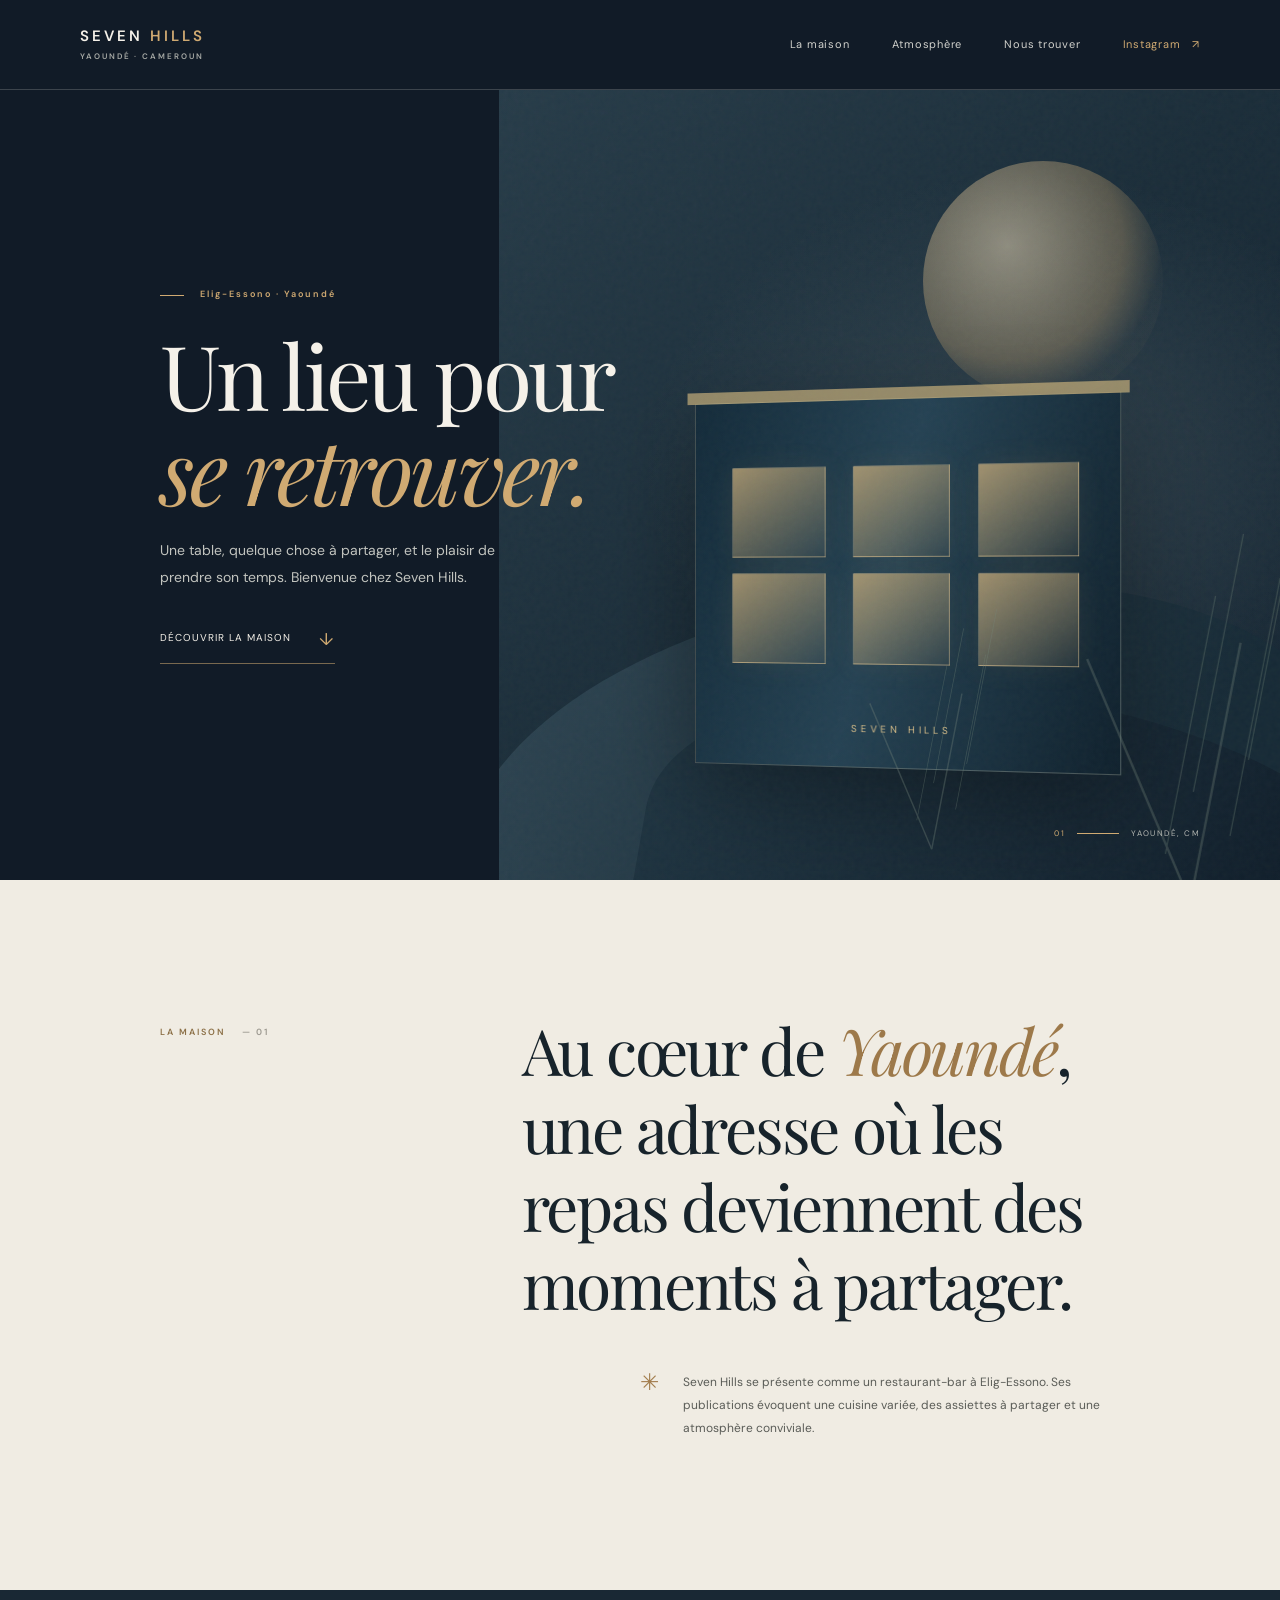
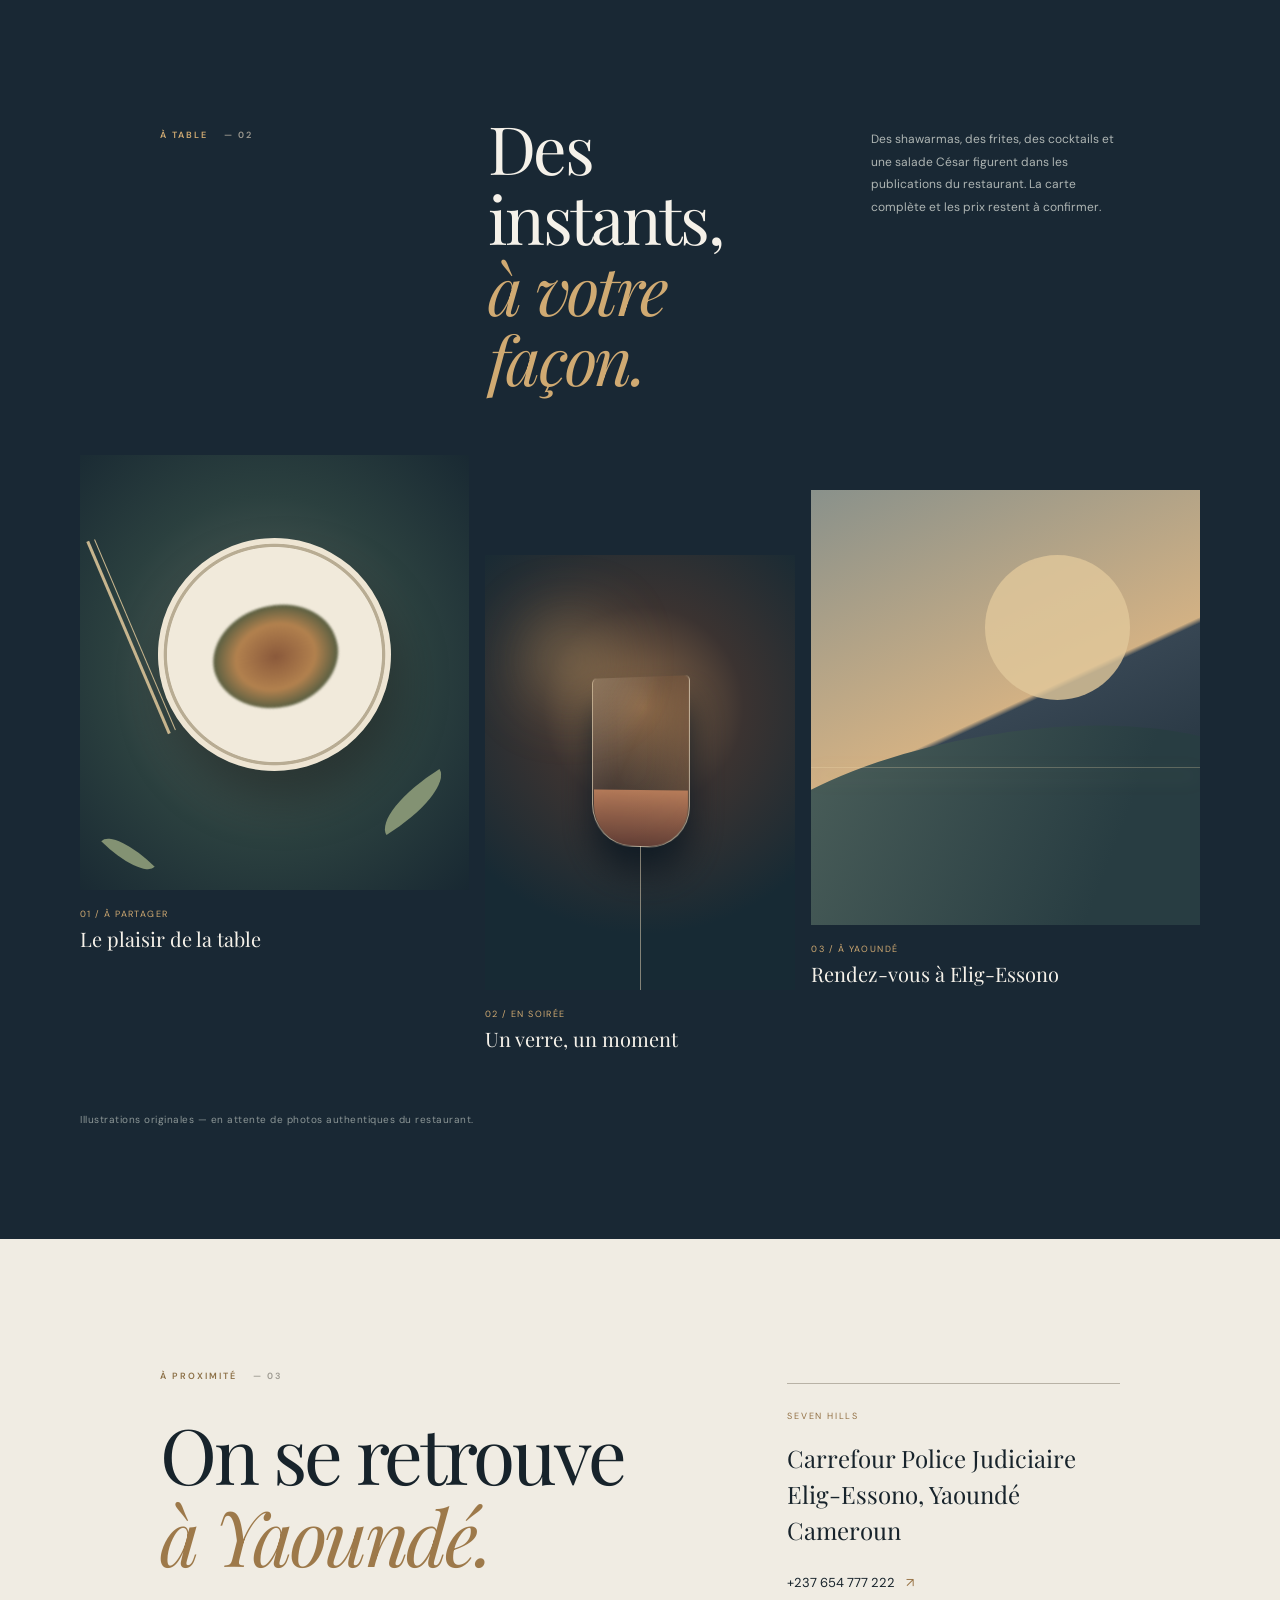
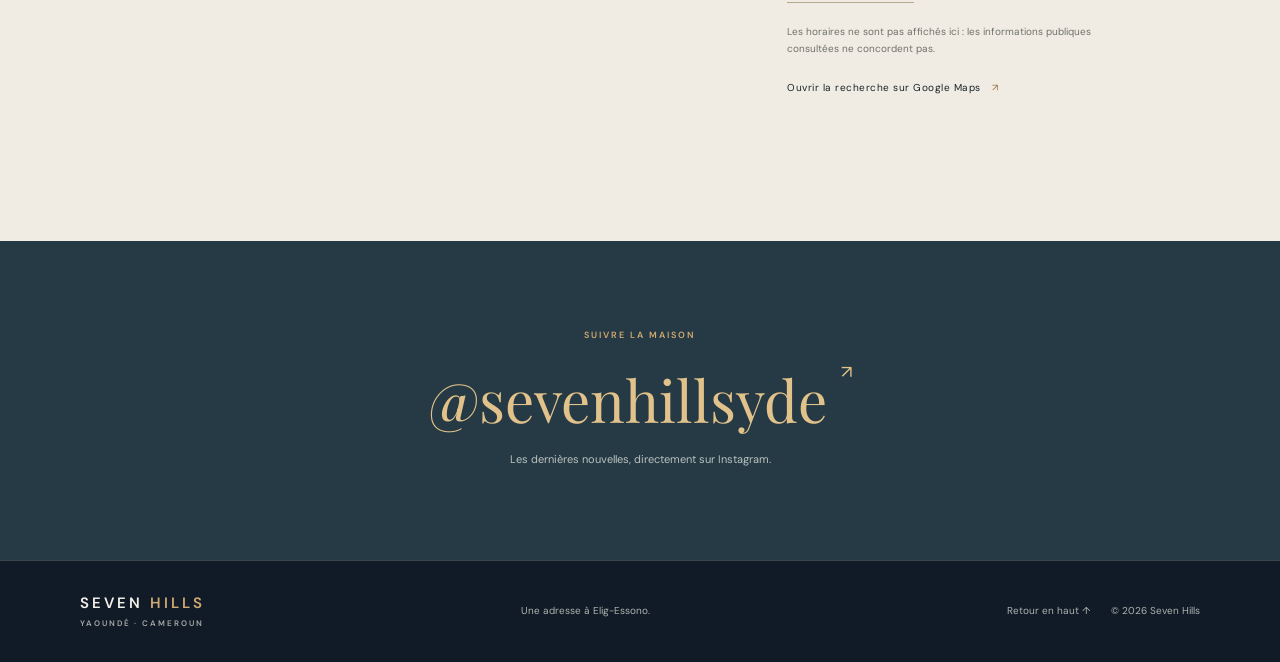
<file: _ancien-site/index.html>
<!doctype html>
<html lang="fr">
  <head>
    <meta charset="UTF-8" />
    <meta name="viewport" content="width=device-width, initial-scale=1.0" />
    <meta name="theme-color" content="#111b27" />
    <meta name="description" content="Seven Hills, restaurant à Elig-Essono, Yaoundé. Une adresse pour partager un repas et profiter d’un moment ensemble." />
    <title>Seven Hills — Yaoundé</title>
    <link rel="preconnect" href="https://fonts.googleapis.com" />
    <link rel="preconnect" href="https://fonts.gstatic.com" crossorigin />
    <link href="https://fonts.googleapis.com/css2?family=DM+Sans:wght@400;500;600;700&family=Playfair+Display:wght@400;500;600&display=swap" rel="stylesheet" />
    <link rel="stylesheet" href="styles.css" />
    <script src="script.js" defer></script>
  </head>
  <body>
    <a class="skip-link" href="#contenu">Aller au contenu</a>
    <header class="site-header" id="haut">
      <a class="wordmark" href="#haut" aria-label="Seven Hills, accueil">SEVEN <span>HILLS</span><i>YAOUNDÉ · CAMEROUN</i></a>
      <button class="menu-toggle" aria-expanded="false" aria-controls="navigation" aria-label="Ouvrir le menu"><span></span><span></span></button>
      <nav id="navigation" class="navigation" aria-label="Navigation principale">
        <a href="#maison">La maison</a><a href="#galerie">Atmosphère</a><a href="#visiter">Nous trouver</a>
        <a class="nav-social" href="https://www.instagram.com/sevenhillsyde/" target="_blank" rel="noreferrer">Instagram <span aria-hidden="true">↗</span></a>
      </nav>
    </header>

    <main id="contenu">
      <section class="hero" aria-labelledby="hero-title">
        <div class="hero-art" aria-hidden="true">
          <div class="moon"></div><div class="hill hill-back"></div><div class="hill hill-front"></div>
          <div class="building"><div class="building-roof"></div><div class="window-grid"><i></i><i></i><i></i><i></i><i></i><i></i></div><div class="sign">SEVEN HILLS</div></div>
          <div class="plant plant-one"></div><div class="plant plant-two"></div><div class="art-grain"></div>
        </div>
        <div class="hero-copy">
          <p class="eyebrow reveal"><span></span> Elig-Essono · Yaoundé</p>
          <h1 id="hero-title" class="reveal">Un lieu pour<br /><em>se retrouver.</em></h1>
          <p class="hero-intro reveal">Une table, quelque chose à partager, et le plaisir de prendre son temps. Bienvenue chez Seven Hills.</p>
          <a class="text-link reveal" href="#maison">Découvrir la maison <span aria-hidden="true">↓</span></a>
        </div>
        <div class="hero-index" aria-hidden="true"><span>01</span><i></i> YAOUNDÉ, CM</div>
      </section>

      <section class="intro section-pad" id="maison">
        <div class="section-kicker reveal">LA MAISON <span>— 01</span></div>
        <div class="intro-content reveal"><p class="display-copy">Au cœur de <em>Yaoundé</em>, une adresse où les repas deviennent des moments à partager.</p>
          <div class="intro-detail"><span class="detail-mark">✳</span><p>Seven Hills se présente comme un restaurant-bar à Elig-Essono. Ses publications évoquent une cuisine variée, des assiettes à partager et une atmosphère conviviale.</p></div>
        </div>
      </section>

      <section class="gallery" id="galerie" aria-labelledby="gallery-title">
        <div class="gallery-heading section-pad"><div class="section-kicker reveal">À TABLE <span>— 02</span></div><h2 id="gallery-title" class="reveal">Des instants,<br /><em>à votre façon.</em></h2><p class="gallery-note reveal">Des shawarmas, des frites, des cocktails et une salade César figurent dans les publications du restaurant. La carte complète et les prix restent à confirmer.</p></div>
        <div class="gallery-grid">
          <article class="tile tile-one reveal"><div class="tile-art art-table" aria-hidden="true"><div class="plate"><span></span></div><div class="fork"></div><div class="leaf leaf-a"></div><div class="leaf leaf-b"></div></div><p><span>01 / À partager</span>Le plaisir de la table</p></article>
          <article class="tile tile-two reveal"><div class="tile-art art-evening" aria-hidden="true"><div class="glass"><i></i></div><div class="light-orb"></div></div><p><span>02 / En soirée</span>Un verre, un moment</p></article>
          <article class="tile tile-three reveal"><div class="tile-art art-city" aria-hidden="true"><div class="city-sun"></div><div class="city-hill"></div><div class="city-line"></div></div><p><span>03 / À Yaoundé</span>Rendez-vous à Elig-Essono</p></article>
        </div>
        <p class="visual-note">Illustrations originales — en attente de photos authentiques du restaurant.</p>
      </section>

      <section class="visit section-pad" id="visiter">
        <div class="section-kicker reveal">À PROXIMITÉ <span>— 03</span></div>
        <div class="visit-grid"><h2 class="reveal">On se retrouve<br /><em>à Yaoundé.</em></h2><div class="visit-card reveal"><p class="card-label">SEVEN HILLS</p><address>Carrefour Police Judiciaire<br />Elig-Essono, Yaoundé<br />Cameroun</address><a class="phone-link" href="tel:+237654777222">+237 654 777 222 <span aria-hidden="true">↗</span></a><p class="hours-note">Les horaires ne sont pas affichés ici : les informations publiques consultées ne concordent pas.</p><a class="map-link" href="https://www.google.com/maps/search/?api=1&query=Seven+Hills+Carrefour+PJ+Elig-Essono+Yaounde" target="_blank" rel="noreferrer">Ouvrir la recherche sur Google Maps <span aria-hidden="true">↗</span></a></div></div>
      </section>
      <section class="social-band"><p class="eyebrow">SUIVRE LA MAISON</p><a href="https://www.instagram.com/sevenhillsyde/" target="_blank" rel="noreferrer">@sevenhillsyde <span aria-hidden="true">↗</span></a><p>Les dernières nouvelles, directement sur Instagram.</p></section>
    </main>
    <footer class="site-footer"><a class="wordmark" href="#haut">SEVEN <span>HILLS</span><i>YAOUNDÉ · CAMEROUN</i></a><p>Une adresse à Elig-Essono.</p><a href="#haut" class="back-top">Retour en haut ↑</a><small>© <span id="year">2026</span> Seven Hills</small></footer>
  </body>
</html>
</file>
<file: _ancien-site/styles.css>
@import url('https://fonts.googleapis.com/css2?family=DM+Sans:wght@400;500;600;700&family=Playfair+Display:ital,wght@0,400;0,500;0,600;1,400;1,500&display=swap');
:root{--ink:#f5f1e9;--muted:#a6a9a5;--night:#111b27;--night2:#172532;--blue:#263f52;--gold:#d0aa72;--line:rgba(245,241,233,.19);--serif:'Playfair Display',Georgia,serif;--sans:'DM Sans',Arial,sans-serif}*{box-sizing:border-box}html{scroll-behavior:smooth;scroll-padding-top:90px}body{margin:0;background:var(--night);color:var(--ink);font-family:var(--sans);font-size:15px;line-height:1.65}a{color:inherit;text-decoration:none}button{font:inherit}.skip-link{position:absolute;left:1rem;top:-5rem;background:var(--ink);color:var(--night);padding:.7rem 1rem;z-index:20}.skip-link:focus{top:1rem}:focus-visible{outline:2px solid var(--gold);outline-offset:5px}.site-header{height:90px;padding:0 6.25vw;display:flex;align-items:center;justify-content:space-between;border-bottom:1px solid var(--line);position:relative;z-index:5;background:var(--night)}.wordmark{font-size:15px;letter-spacing:.2em;font-weight:600;line-height:1}.wordmark span{color:var(--gold)}.wordmark i{display:block;font-size:8px;font-style:normal;letter-spacing:.24em;color:var(--muted);margin-top:8px}.navigation{display:flex;gap:42px;align-items:center;font-size:11px;letter-spacing:.07em;color:#d1d1cc}.navigation a{transition:color .25s}.navigation a:hover{color:var(--gold)}.navigation .nav-social{color:var(--gold)}.nav-social span,.phone-link span,.map-link span{padding-left:8px}.menu-toggle{display:none}.hero{min-height:720px;height:min(790px,calc(100svh - 90px));max-height:900px;position:relative;overflow:hidden;display:flex;align-items:center;padding:0 12.5vw;background:linear-gradient(90deg,rgba(17,27,39,.99) 0%,rgba(17,27,39,.96) 34%,rgba(17,27,39,.45) 69%,rgba(17,27,39,.24)),linear-gradient(0deg,rgba(17,27,39,.5),transparent 40%)}.hero-copy{position:relative;z-index:2;max-width:600px;padding-bottom:28px}.eyebrow,.section-kicker{font-size:9px;letter-spacing:.22em;font-weight:600;color:var(--gold)}.eyebrow span{display:inline-block;width:24px;height:1px;background:var(--gold);vertical-align:middle;margin-right:12px}.hero h1,.visit h2,.gallery h2{font:400 clamp(58px,7vw,100px)/1.06 var(--serif);letter-spacing:-.04em;margin:25px 0 20px}.hero h1 em,.display-copy em,.gallery h2 em,.visit h2 em{font-weight:400;color:var(--gold)}.hero-intro{max-width:365px;color:#c2c4bf;font-size:14px;line-height:1.9;margin:0 0 34px}.text-link{font-size:10px;letter-spacing:.1em;text-transform:uppercase;padding-bottom:10px;border-bottom:1px solid rgba(208,170,114,.55);display:inline-flex;gap:28px;align-items:center}.text-link span{font-size:17px;color:var(--gold);transition:transform .25s}.text-link:hover span{transform:translateY(4px)}.hero-index{position:absolute;z-index:2;bottom:40px;right:6.25vw;color:#b4b7b2;font-size:8px;letter-spacing:.18em;display:flex;align-items:center;gap:12px}.hero-index span{color:var(--gold)}.hero-index i{width:42px;height:1px;background:var(--gold)}.hero-art{position:absolute;inset:0 0 0 39%;overflow:hidden;background:radial-gradient(ellipse at 67% 48%,rgba(93,112,121,.35),transparent 51%),linear-gradient(135deg,#273c49 0%,#1b2d39 48%,#142330 100%)}.moon{position:absolute;width:240px;height:240px;border-radius:50%;right:15%;top:9%;background:radial-gradient(circle at 35% 35%,rgba(229,211,177,.82),rgba(208,170,114,.48) 52%,rgba(208,170,114,.05) 70%);filter:blur(.4px);opacity:.68;animation:moon-rise 1.8s cubic-bezier(.2,.75,.3,1) both}.hill{position:absolute;border-radius:50% 50% 0 0}.hill-back{width:115%;height:58%;left:-5%;bottom:-21%;background:linear-gradient(130deg,#304754,#172a36 72%);transform:rotate(-8deg)}.hill-front{width:100%;height:45%;right:-18%;bottom:-22%;background:linear-gradient(120deg,#203643,#101d29 80%);transform:rotate(10deg)}.building{position:absolute;right:21%;bottom:14%;width:min(39vw,430px);height:47%;background:linear-gradient(105deg,#142b3a,#254253 46%,#10212d);border:1px solid rgba(223,207,173,.24);box-shadow:0 25px 90px rgba(0,0,0,.35);transform:perspective(900px) rotateY(-8deg);animation:building-in 1.3s .15s cubic-bezier(.2,.75,.3,1) both}.building-roof{height:12px;position:absolute;left:-2%;right:-2%;top:-12px;background:#d1b77e;opacity:.65}.window-grid{position:absolute;inset:18% 9% 28%;display:grid;grid-template-columns:repeat(3,1fr);gap:8%;}.window-grid i{background:linear-gradient(145deg,rgba(232,194,131,.64),rgba(232,194,131,.07));border:1px solid rgba(239,214,168,.24);box-shadow:0 0 28px rgba(223,171,95,.08);animation:window-glow 5s ease-in-out infinite alternate}.window-grid i:nth-child(2n){animation-delay:1.4s}.sign{position:absolute;bottom:8%;left:0;right:0;text-align:center;font-size:10px;letter-spacing:.38em;color:#ddc18a}.plant{position:absolute;bottom:0;width:120px;height:220px;opacity:.35}.plant:before,.plant:after{content:"";position:absolute;bottom:0;left:50%;width:2px;height:100%;background:#718278;transform:rotate(11deg);transform-origin:bottom}.plant:after{transform:rotate(-23deg)}.plant-one{right:4%;transform:scale(1.2)}.plant-two{right:37%;transform:scale(.72)}.plant:before{box-shadow:-28px -35px 0 -0.5px #75897a,22px -60px 0 -0.5px #75897a,-15px -90px 0 -0.5px #75897a,25px -125px 0 -0.5px #75897a}.art-grain{position:absolute;inset:0;opacity:.12;background-image:url("data:image/svg+xml,%3Csvg viewBox='0 0 180 180' xmlns='http://www.w3.org/2000/svg'%3E%3Cfilter id='n'%3E%3CfeTurbulence type='fractalNoise' baseFrequency='.8' numOctaves='3' stitchTiles='stitch'/%3E%3C/filter%3E%3Crect width='100%25' height='100%25' filter='url(%23n)' opacity='.26'/%3E%3C/svg%3E")}.section-pad{padding-left:12.5vw;padding-right:12.5vw}.intro{padding-top:145px;padding-bottom:150px;display:grid;grid-template-columns:1fr 2.1fr;gap:6vw;background:#f0ece3;color:#17232b}.intro .section-kicker{color:#8c7047}.section-kicker span{color:#9d9a91;margin-left:12px}.display-copy{font:400 clamp(38px,5vw,66px)/1.22 var(--serif);letter-spacing:-.035em;margin:-14px 0 48px;max-width:760px}.display-copy em{color:#9d794a}.intro-detail{display:flex;gap:24px;align-items:flex-start;max-width:480px;margin-left:auto;color:#5a5c57;font-size:12px;line-height:1.9}.intro-detail p{margin:0}.detail-mark{color:#a27d4d;font-size:23px;line-height:1}.gallery{padding:138px 0 100px;background:#192834}.gallery-heading{display:grid;grid-template-columns:1fr 1.2fr .9fr;align-items:start;gap:4vw}.gallery h2{font-size:clamp(42px,5.2vw,68px);margin:-15px 0 60px}.gallery h2 em{color:#d0aa72}.gallery-note{max-width:270px;color:#aeb5b3;font-size:12px;line-height:1.9;margin:0}.gallery-grid{display:grid;grid-template-columns:1fr .8fr 1fr;gap:16px;padding:0 6.25vw}.tile{min-width:0}.tile-one{margin-top:0}.tile-two{margin-top:100px}.tile-three{margin-top:35px}.tile-art{height:clamp(280px,34vw,480px);position:relative;overflow:hidden;background:#283b43}.tile>p{font:20px var(--serif);margin:18px 0 0}.tile>p span{display:block;font:9px var(--sans);text-transform:uppercase;letter-spacing:.16em;color:var(--gold);margin-bottom:5px}.art-table{background:radial-gradient(ellipse at 48% 49%,#5d6961,#2b403f 55%,#182832)}.plate{position:absolute;width:60%;aspect-ratio:1;border-radius:50%;top:19%;left:20%;background:radial-gradient(circle,#ae996d 0 1%,#ddcfb1 1.5% 4%,#d8d0bd 4.5% 8%,#f1eadb 8.5% 65%,#b8ac93 65.5% 67%,#eee5d3 67.5% 72%,transparent 72.5%);box-shadow:0 30px 48px rgba(0,0,0,.35);transform:rotate(-16deg)}.plate span{position:absolute;inset:29% 23% 27%;background:radial-gradient(ellipse,#8a593b,#b2814e 45%,#5c6042 70%,transparent 72%);border-radius:48% 50% 45% 54%;filter:blur(1px)}.fork{position:absolute;width:3px;height:48%;background:#c7b58e;left:12%;top:18%;transform:rotate(-23deg);box-shadow:7px 0 0 -1px #c7b58e}.leaf{position:absolute;background:#839273;border-radius:100% 0 100% 0;width:80px;height:28px;transform:rotate(-32deg)}.leaf-a{right:4%;bottom:17%}.leaf-b{left:2%;bottom:5%;transform:rotate(45deg) scale(.7)}.art-evening{background:radial-gradient(circle at 51% 35%,#8b6848,#3b3331 31%,#172a34 70%)}.light-orb{position:absolute;width:70px;height:70px;border-radius:50%;background:#e0b976;filter:blur(35px);opacity:.6;left:16%;top:16%}.glass{position:absolute;width:100px;height:170px;left:calc(50% - 50px);top:28%;border:1px solid rgba(240,224,194,.66);border-top:0;border-radius:5px 5px 42px 42px;transform:perspective(500px) rotateY(-12deg);background:linear-gradient(115deg,rgba(255,255,255,.15),transparent 42%,rgba(243,205,140,.11));box-shadow:inset -8px -25px 35px rgba(195,119,65,.2),0 25px 35px #101b24}.glass:after{content:"";position:absolute;width:1px;height:96px;background:rgba(237,219,188,.5);bottom:-96px;left:50%;box-shadow:0 96px 0 0 rgba(237,219,188,.5)}.glass i{position:absolute;bottom:0;left:1px;right:1px;height:33%;background:linear-gradient(#cd8860,#653c34);border-radius:0 0 40px 40px;opacity:.8}.art-city{background:linear-gradient(155deg,#89918b,#d2b184 50%,#374653 51%,#172630)}.city-sun{position:absolute;width:145px;height:145px;border-radius:50%;background:#e2c99b;top:15%;right:18%;opacity:.8}.city-hill{position:absolute;width:150%;height:55%;left:-25%;bottom:-11%;border-radius:50% 48% 0 0;background:linear-gradient(120deg,#52665f,#283d42 66%);transform:rotate(-9deg)}.city-line{position:absolute;bottom:36%;left:0;right:0;height:1px;background:rgba(239,216,173,.27);box-shadow:0 8px 20px rgba(240,210,157,.38)}.visual-note{padding:50px 6.25vw 0;color:#8c9696;font-size:10px;letter-spacing:.05em}.visit{padding-top:130px;padding-bottom:145px;background:#f0ece3;color:#17232b}.visit .section-kicker{color:#8c7047}.visit-grid{display:grid;grid-template-columns:1.2fr .8fr;gap:10vw;align-items:start}.visit h2{font-size:clamp(50px,6vw,82px);margin:30px 0 0}.visit h2 em{color:#9d794a}.visit-card{border-top:1px solid #b8b2a6;padding-top:25px;max-width:340px}.card-label{font-size:9px;letter-spacing:.2em;color:#927044;margin:0 0 16px}.visit-card address{font:24px/1.5 var(--serif);font-style:normal;margin:0 0 22px}.phone-link{font-size:13px;border-bottom:1px solid #b6a88f;padding-bottom:8px;display:inline-block}.phone-link span,.map-link span{color:#987447}.hours-note{font-size:10px;line-height:1.7;color:#70716b;margin:20px 0 0}.map-link{display:block;margin-top:23px;font-size:10px;letter-spacing:.05em}.social-band{text-align:center;padding:87px 20px 92px;background:#263a45}.social-band .eyebrow{margin:0 0 17px}.social-band>a{font:clamp(35px,5vw,58px) var(--serif);color:#e2c28b}.social-band>a span{font:18px var(--sans);vertical-align:top}.social-band>p:last-child{font-size:11px;color:#bbc2bf;margin:12px 0 0}.site-footer{padding:32px 6.25vw;display:grid;grid-template-columns:1fr 1fr 1fr auto;align-items:center;gap:20px;border-top:1px solid var(--line)}.site-footer>p,.site-footer .back-top,.site-footer small{font-size:10px;color:#aeb3af}.site-footer>p{text-align:center}.site-footer .back-top{text-align:right}.site-footer small{text-align:right}.reveal{opacity:0;transform:translateY(20px);transition:opacity .8s ease,transform .8s cubic-bezier(.2,.7,.2,1)}.reveal.is-visible{opacity:1;transform:translateY(0)}.hero .reveal:nth-child(2){transition-delay:.1s}.hero .reveal:nth-child(3){transition-delay:.2s}.hero .reveal:nth-child(4){transition-delay:.3s}@keyframes moon-rise{from{opacity:0;transform:translateY(24px) scale(.9)}to{opacity:.68;transform:translateY(0) scale(1)}}@keyframes building-in{from{opacity:0;transform:perspective(900px) rotateY(-8deg) translateY(24px)}to{opacity:1;transform:perspective(900px) rotateY(-8deg) translateY(0)}}@keyframes window-glow{from{opacity:.45}to{opacity:.92}}@media(max-width:760px){.site-header{height:76px;padding:0 6vw}.menu-toggle{display:grid;gap:5px;background:none;border:0;padding:12px;cursor:pointer}.menu-toggle span{display:block;width:22px;height:1px;background:var(--ink);transition:transform .2s}.menu-toggle[aria-expanded=true] span:first-child{transform:translateY(3px) rotate(45deg)}.menu-toggle[aria-expanded=true] span:last-child{transform:translateY(-3px) rotate(-45deg)}.navigation{display:none;position:absolute;top:75px;left:0;right:0;padding:20px 6vw 28px;background:#111b27;border-bottom:1px solid var(--line);flex-direction:column;align-items:flex-start;gap:20px}.navigation.is-open{display:flex}.hero{height:calc(100svh - 76px);min-height:650px;padding:0 8vw;align-items:flex-end;padding-bottom:110px}.hero-art{inset:0 0 21% 0;background:linear-gradient(0deg,#111b27 0%,rgba(17,27,39,.55) 42%,rgba(17,27,39,.15)),radial-gradient(ellipse at 65% 25%,#344d5a,transparent 65%)}.building{right:14%;bottom:12%;width:65vw;height:41%}.moon{width:150px;height:150px;right:16%;top:7%}.hero h1{font-size:clamp(56px,15vw,78px);margin:18px 0}.hero-copy{padding:0}.hero-intro{font-size:13px;max-width:310px}.hero-index{right:8vw;bottom:28px}.section-pad{padding-left:8vw;padding-right:8vw}.intro{padding-top:85px;padding-bottom:90px;grid-template-columns:1fr;gap:32px}.display-copy{font-size:clamp(38px,10vw,54px);margin:0 0 35px}.intro-detail{margin-left:0}.gallery{padding-top:90px;padding-bottom:75px}.gallery-heading{grid-template-columns:1fr 1fr;gap:30px 15px}.gallery-heading .section-kicker{grid-column:1/-1}.gallery h2{font-size:45px;margin:0}.gallery-note{font-size:11px}.gallery-grid{grid-template-columns:1fr 1fr;gap:36px 13px;padding:0 5vw}.tile-two{margin-top:38px}.tile-three{margin-top:0}.tile-art{height:clamp(225px,66vw,340px)}.tile>p{font-size:17px}.tile>p span{font-size:8px}.visual-note{padding:35px 8vw 0}.visit{padding-top:85px;padding-bottom:95px}.visit-grid{grid-template-columns:1fr;gap:45px}.visit h2{font-size:58px}.site-footer{padding:30px 8vw;grid-template-columns:1fr 1fr;gap:22px}.site-footer>p{text-align:right}.site-footer .back-top{text-align:left}.site-footer small{text-align:right}}@media(max-width:390px){.gallery-heading{grid-template-columns:1fr}.gallery-heading .section-kicker{grid-column:auto}.gallery-note{max-width:320px}.gallery-grid{grid-template-columns:1fr}.tile-two{margin-top:0}.tile-art{height:84vw;max-height:380px}.hero{min-height:620px}}
@media(prefers-reduced-motion:reduce){*,*::before,*::after{scroll-behavior:auto!important;animation-duration:.01ms!important;animation-iteration-count:1!important;transition-duration:.01ms!important}.reveal{opacity:1;transform:none}}
</file>
